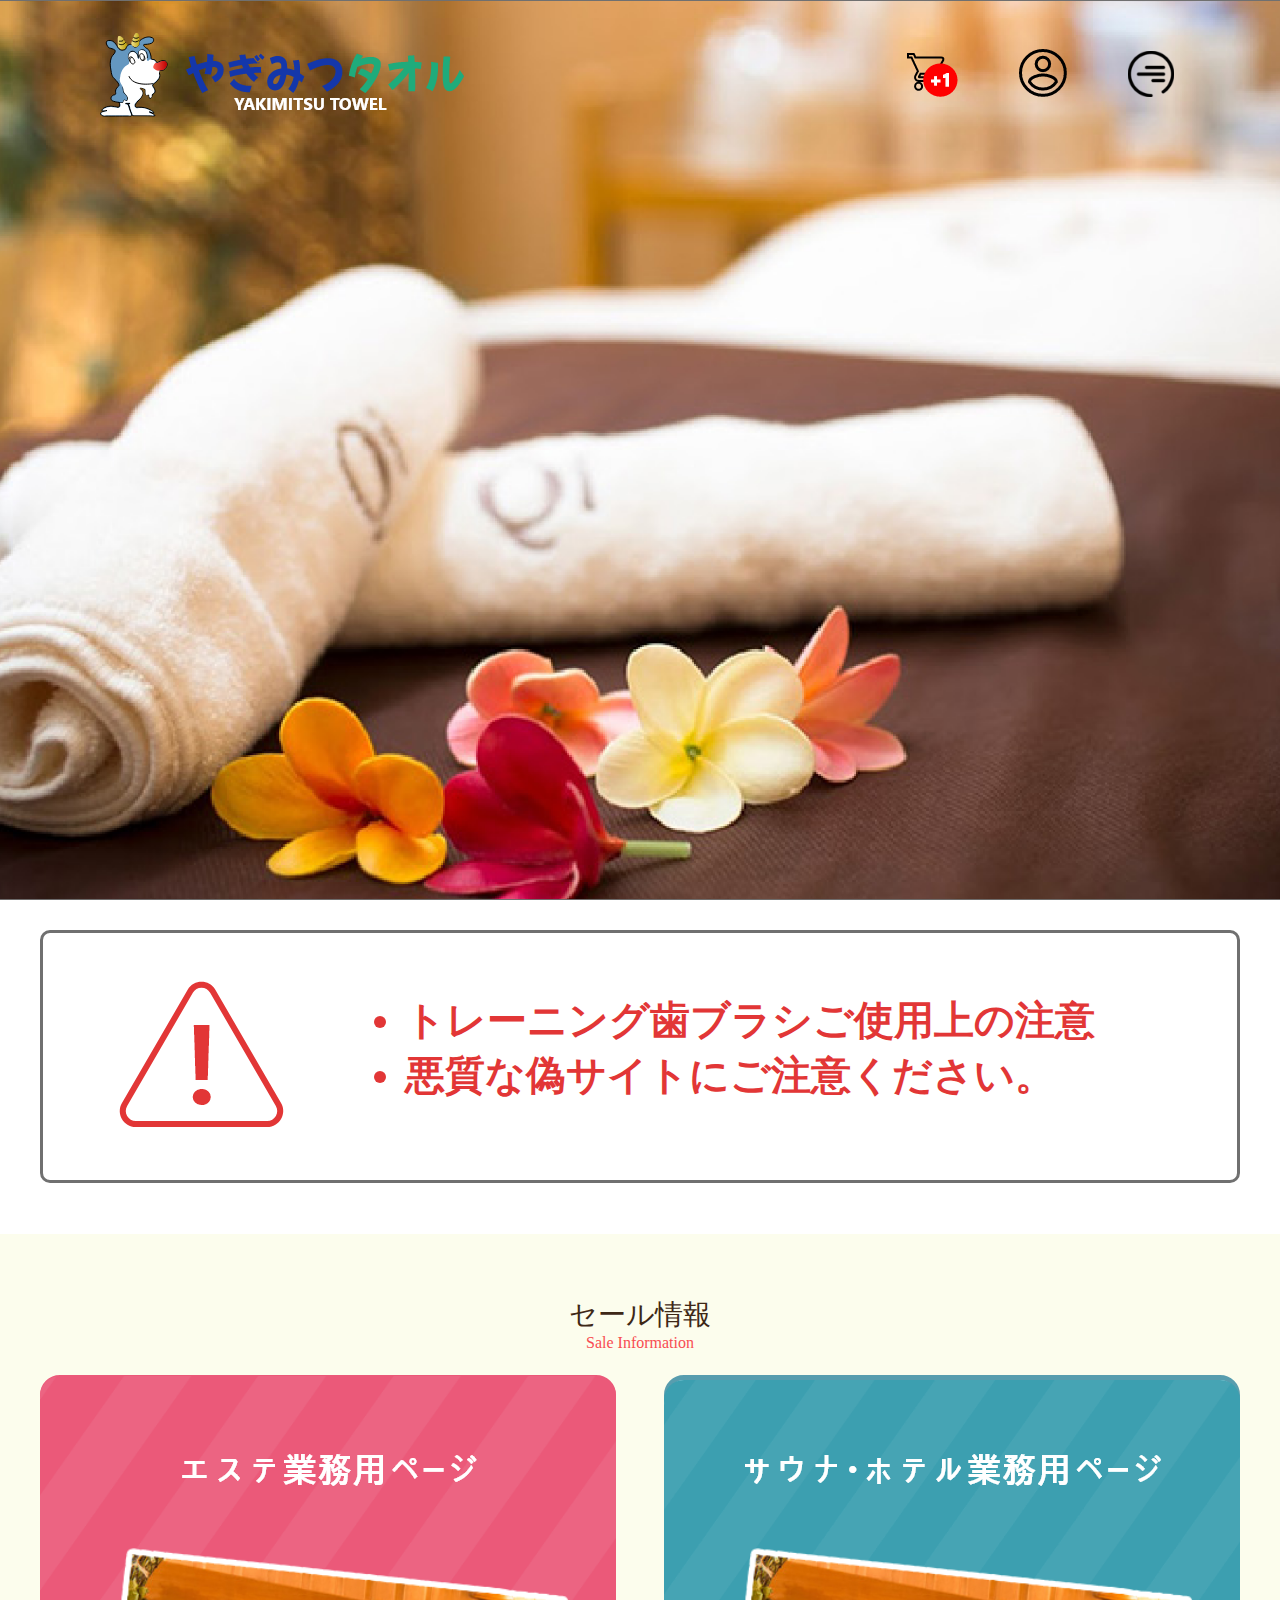
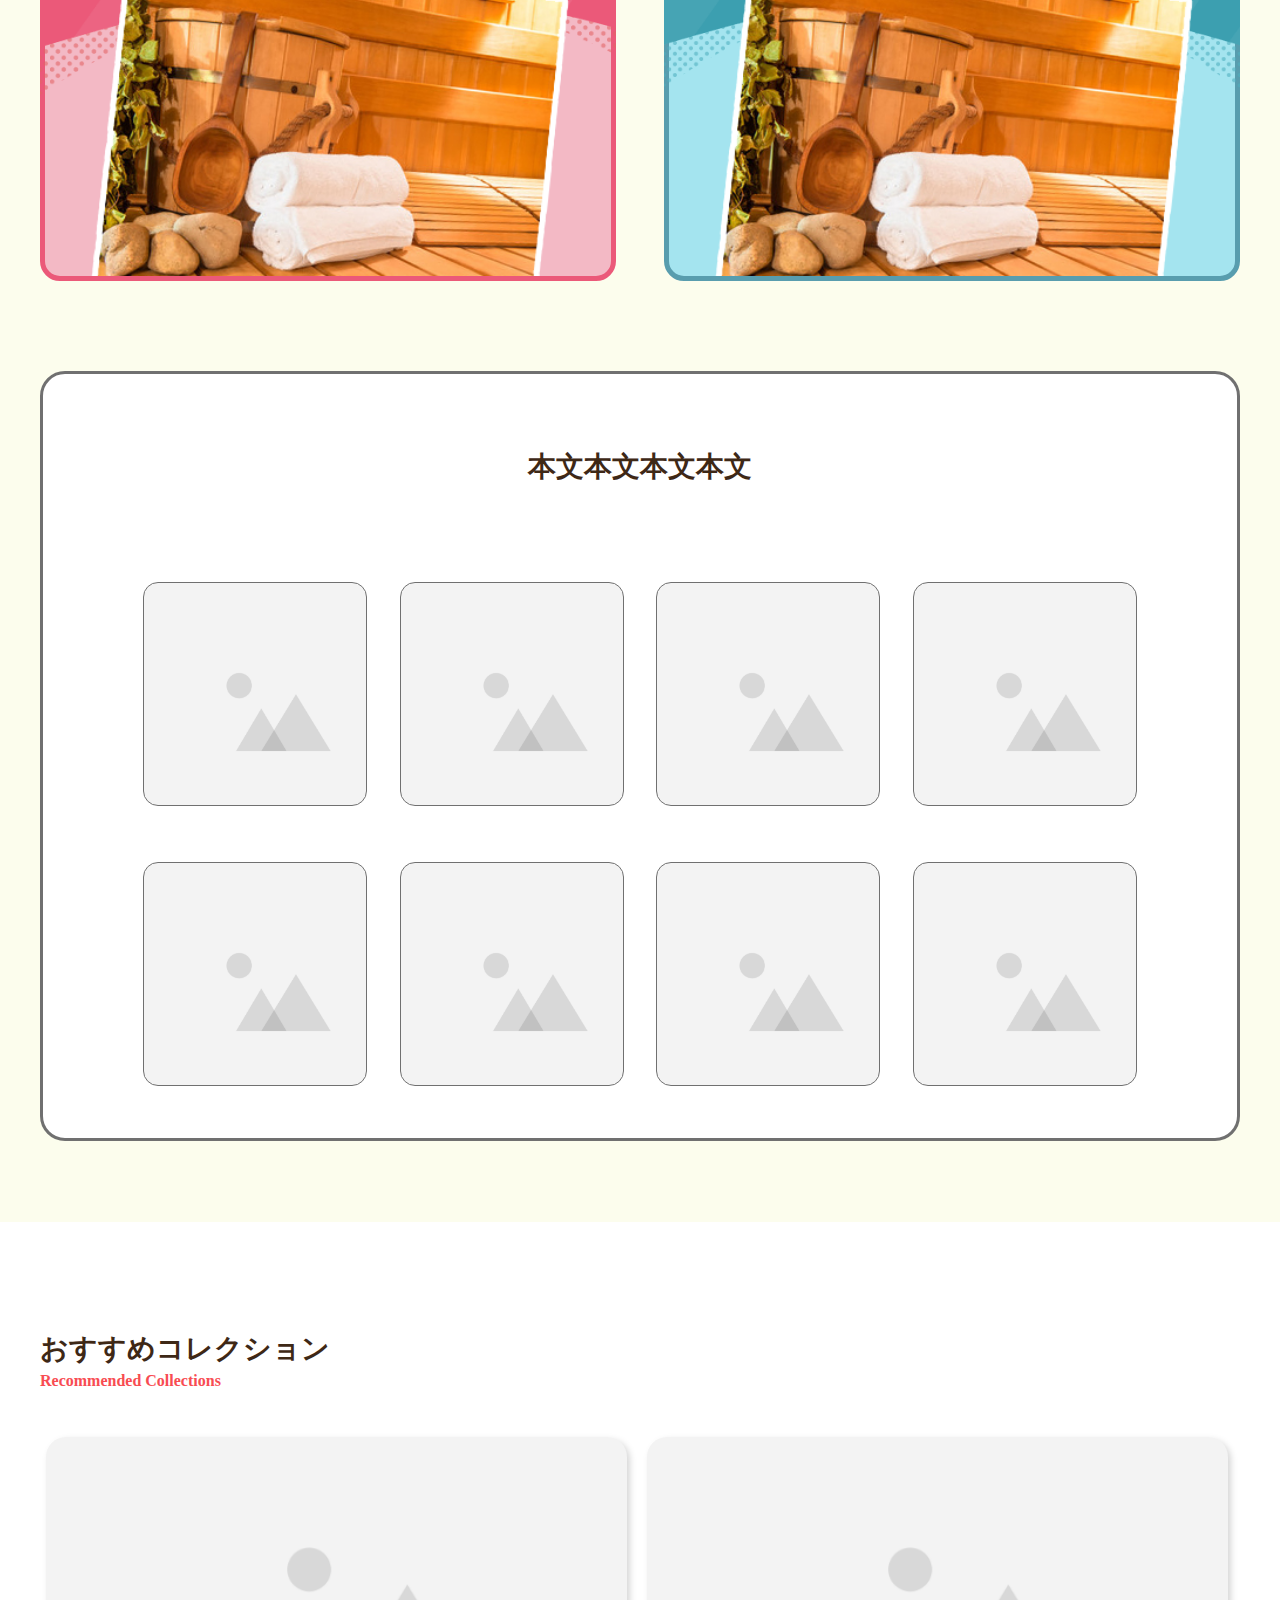
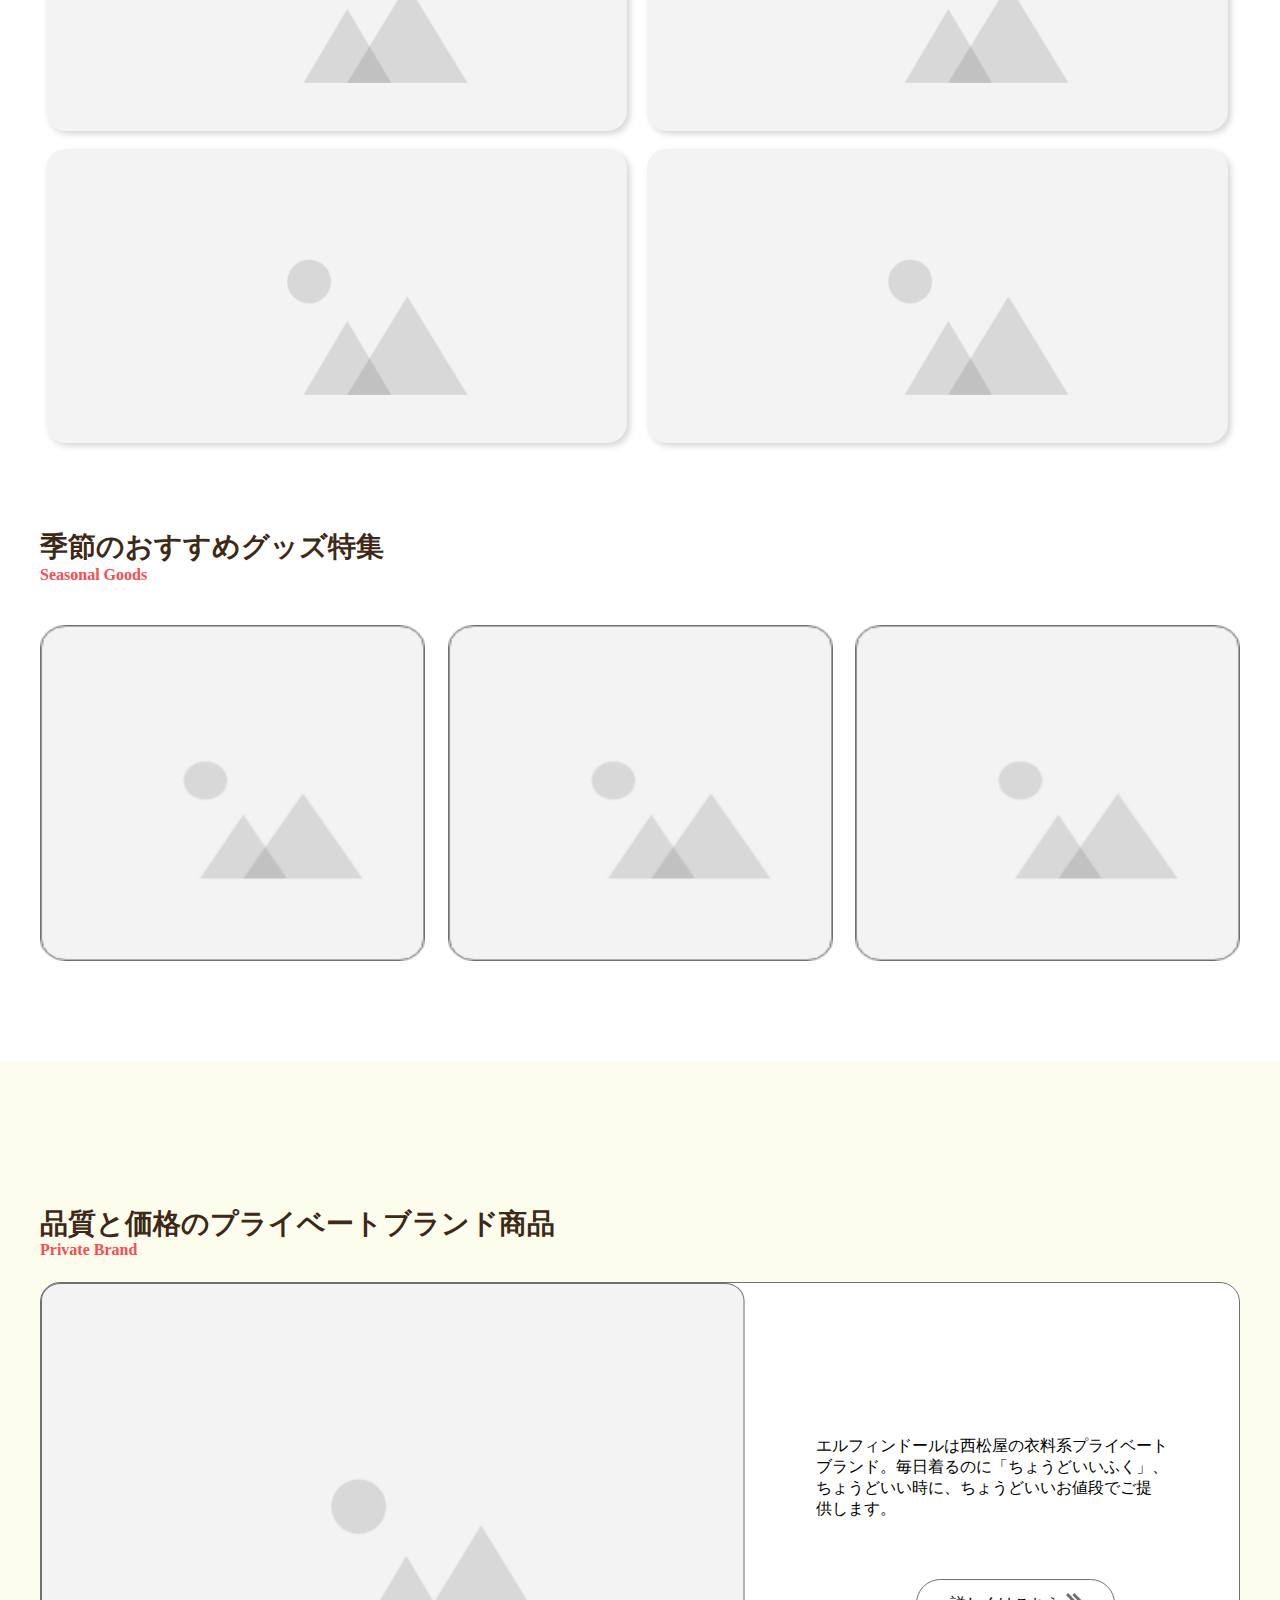
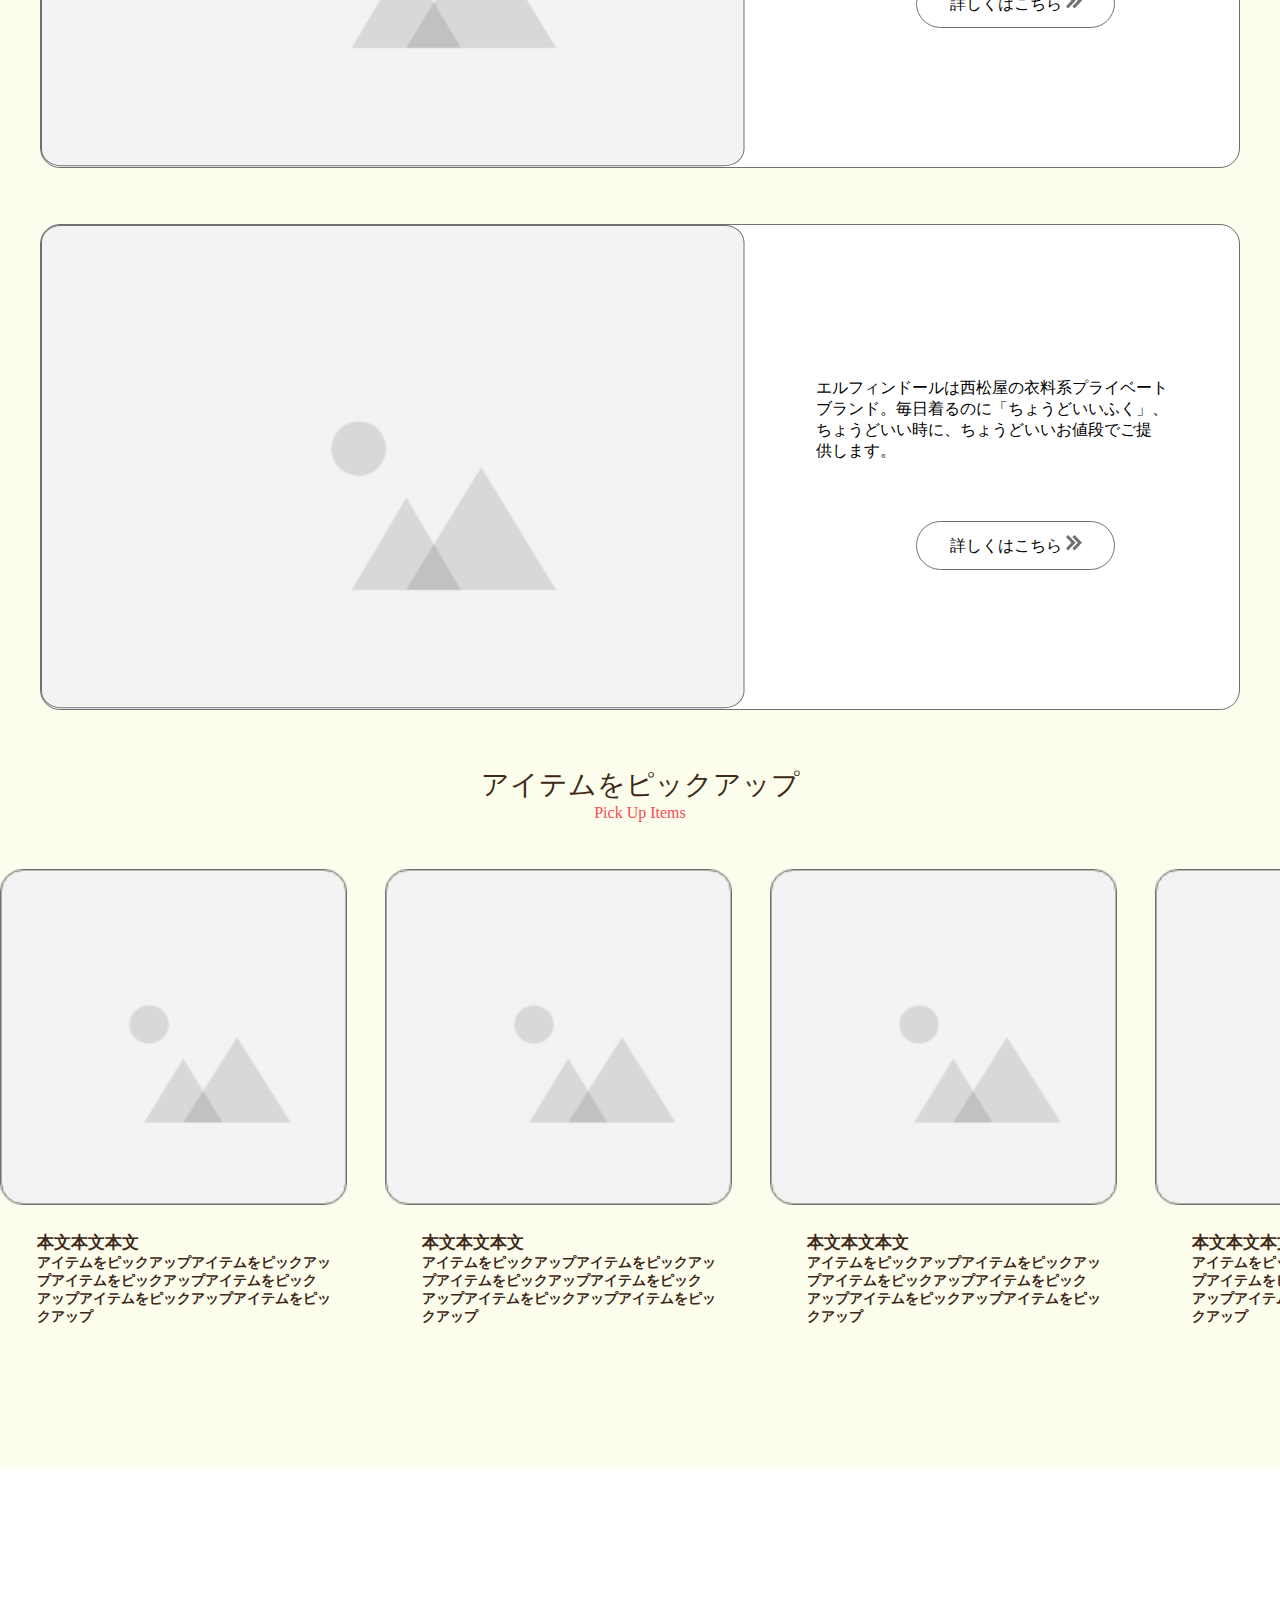
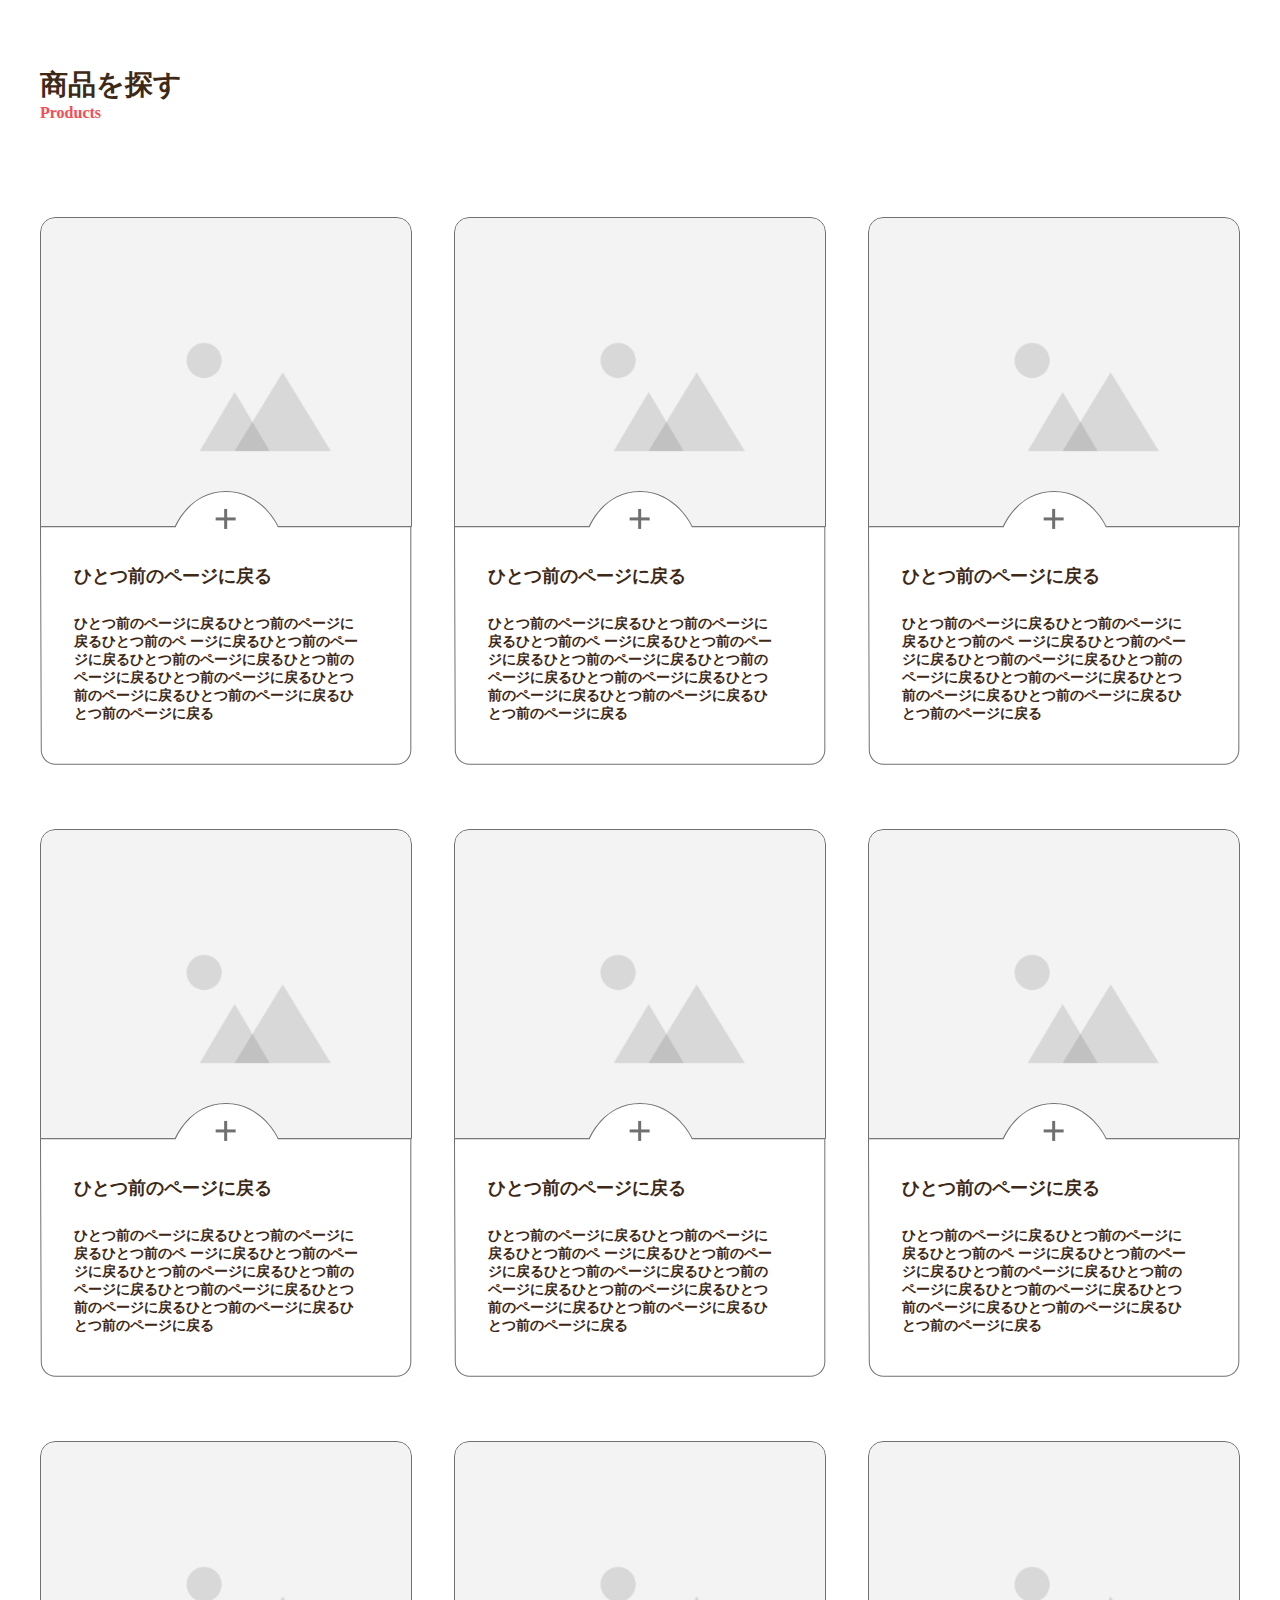
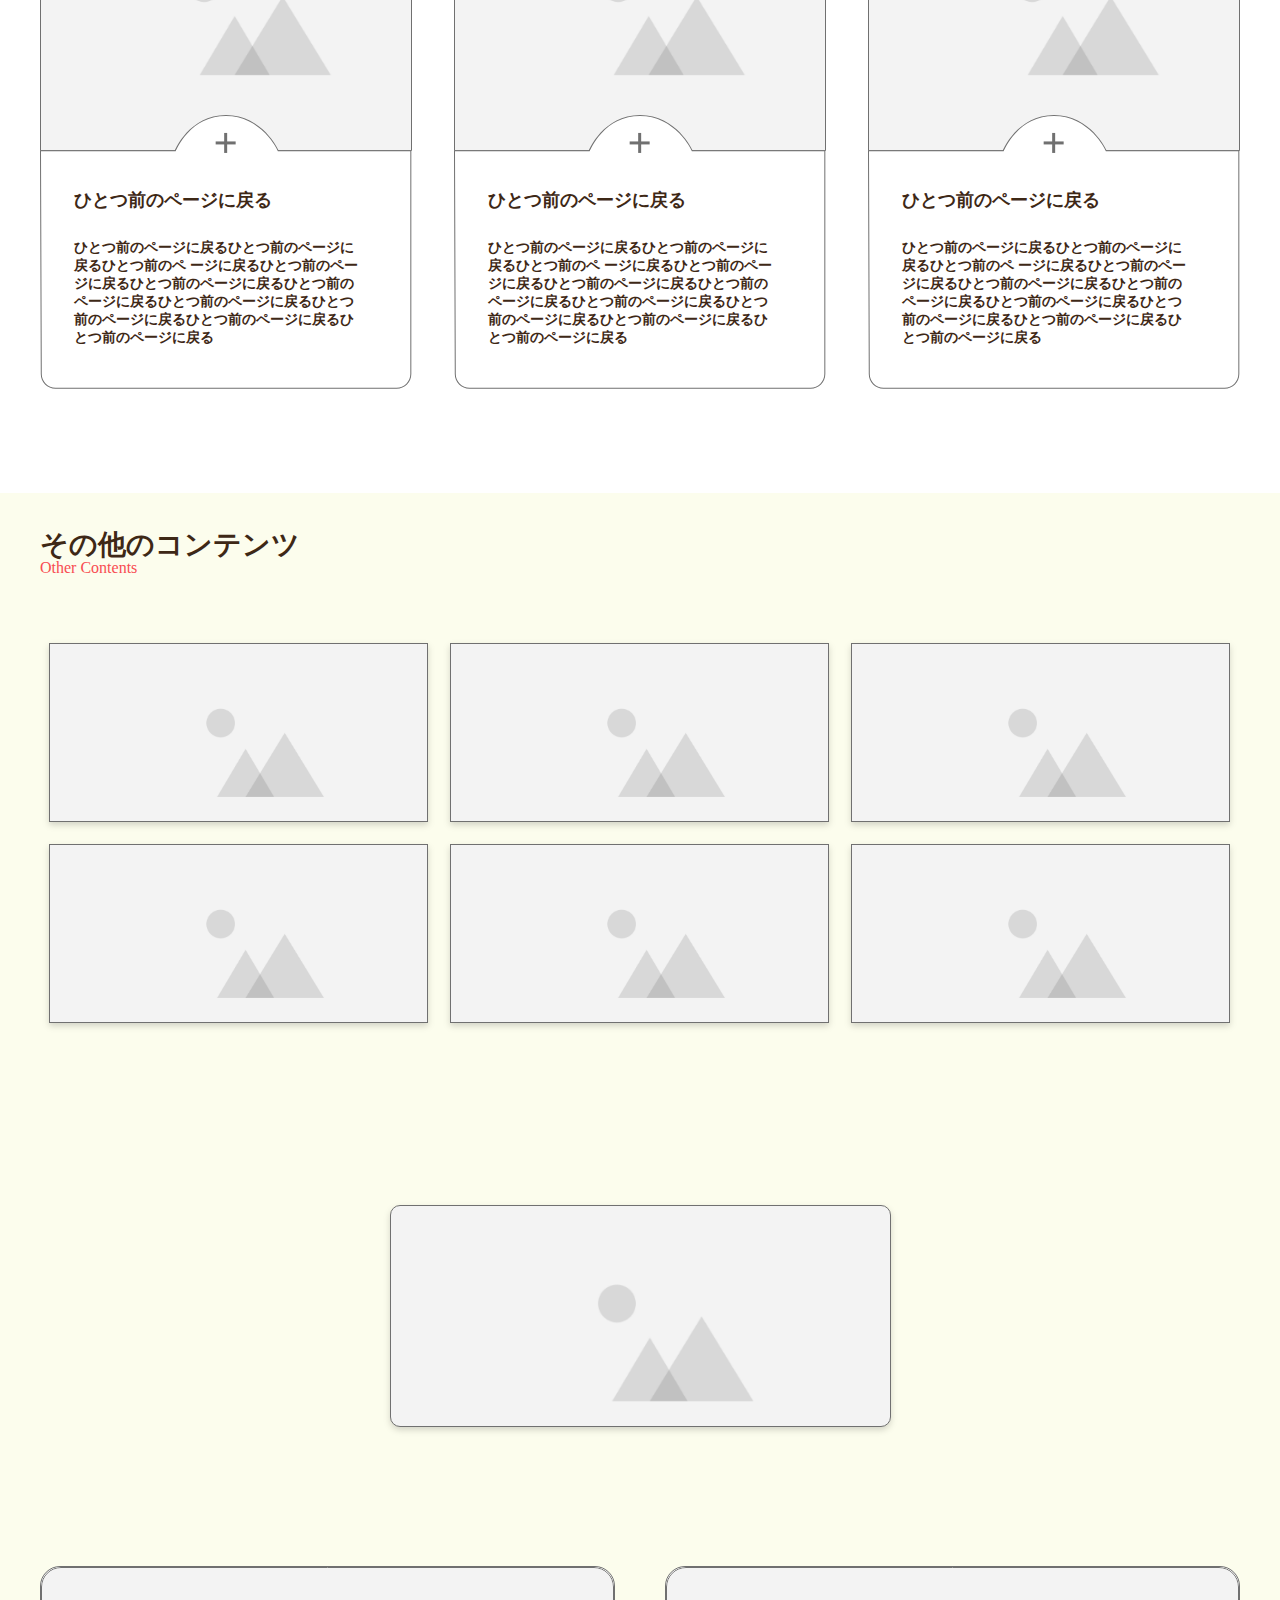
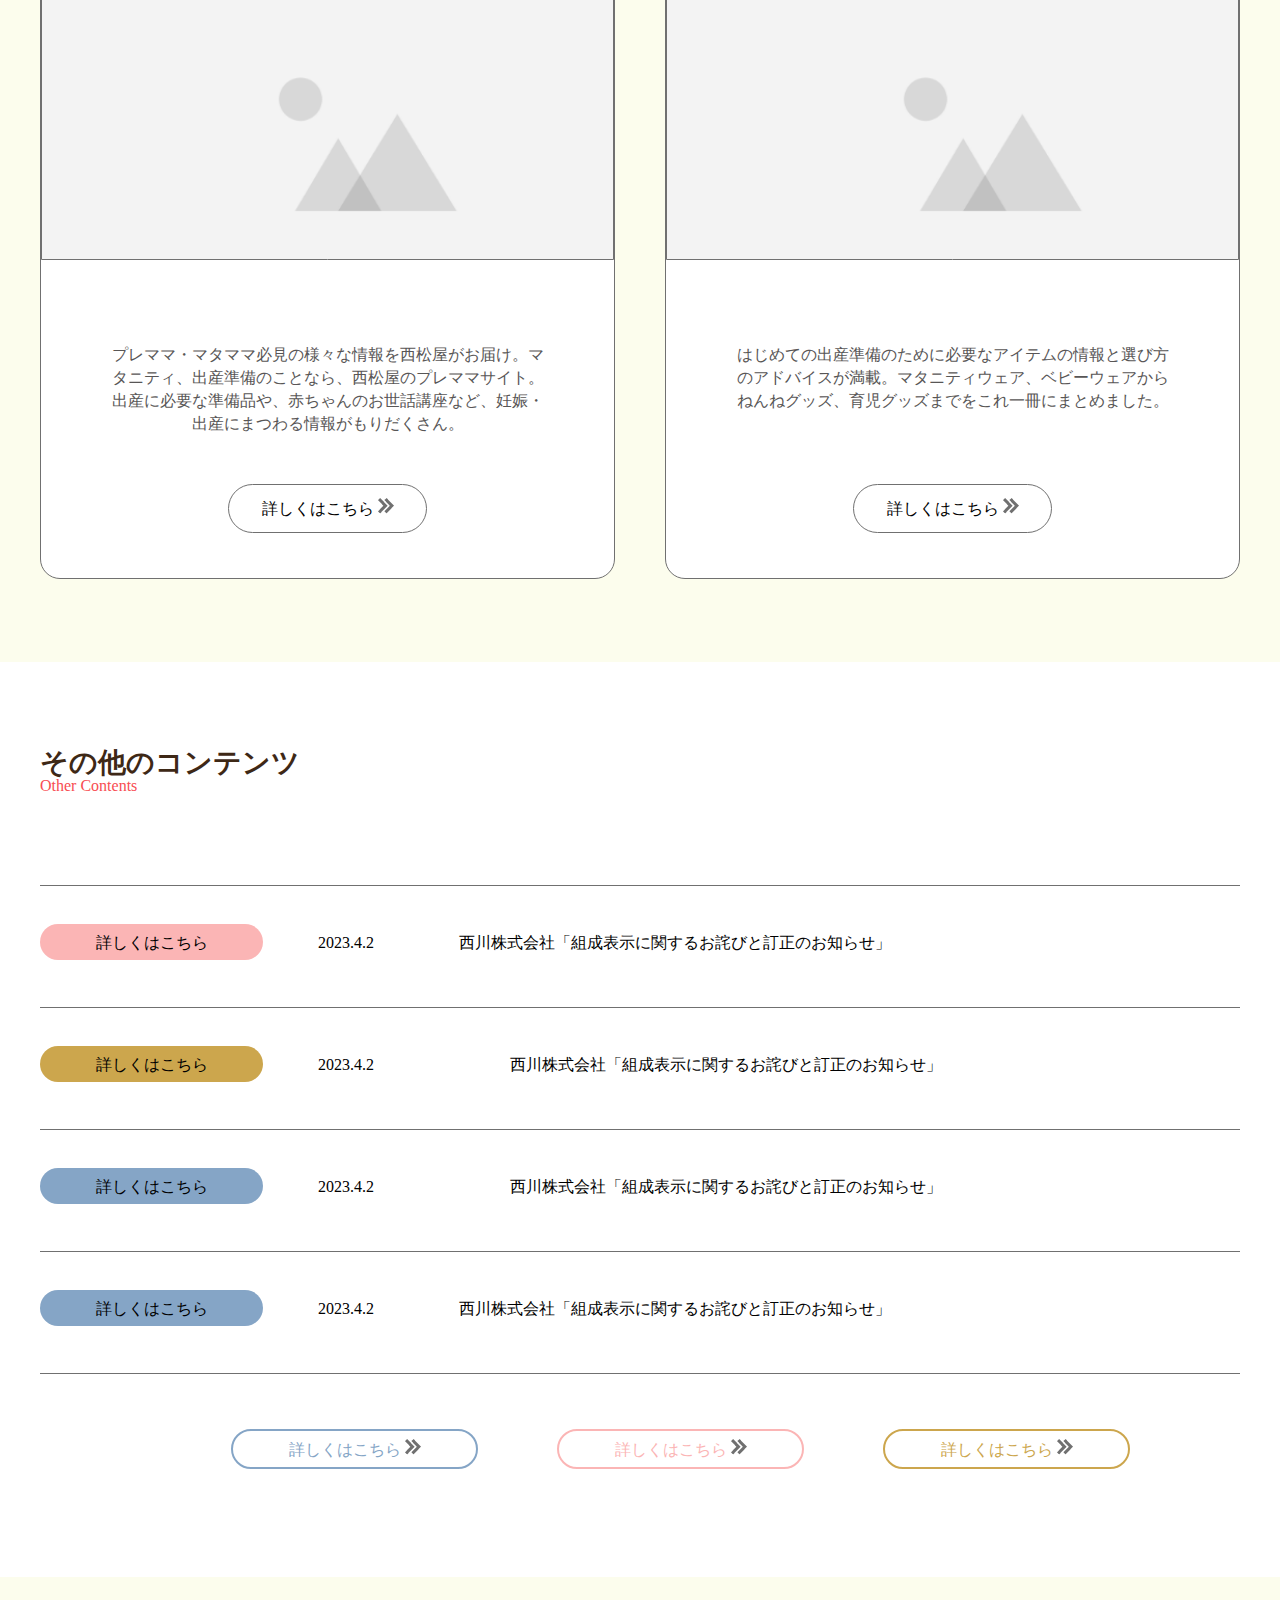
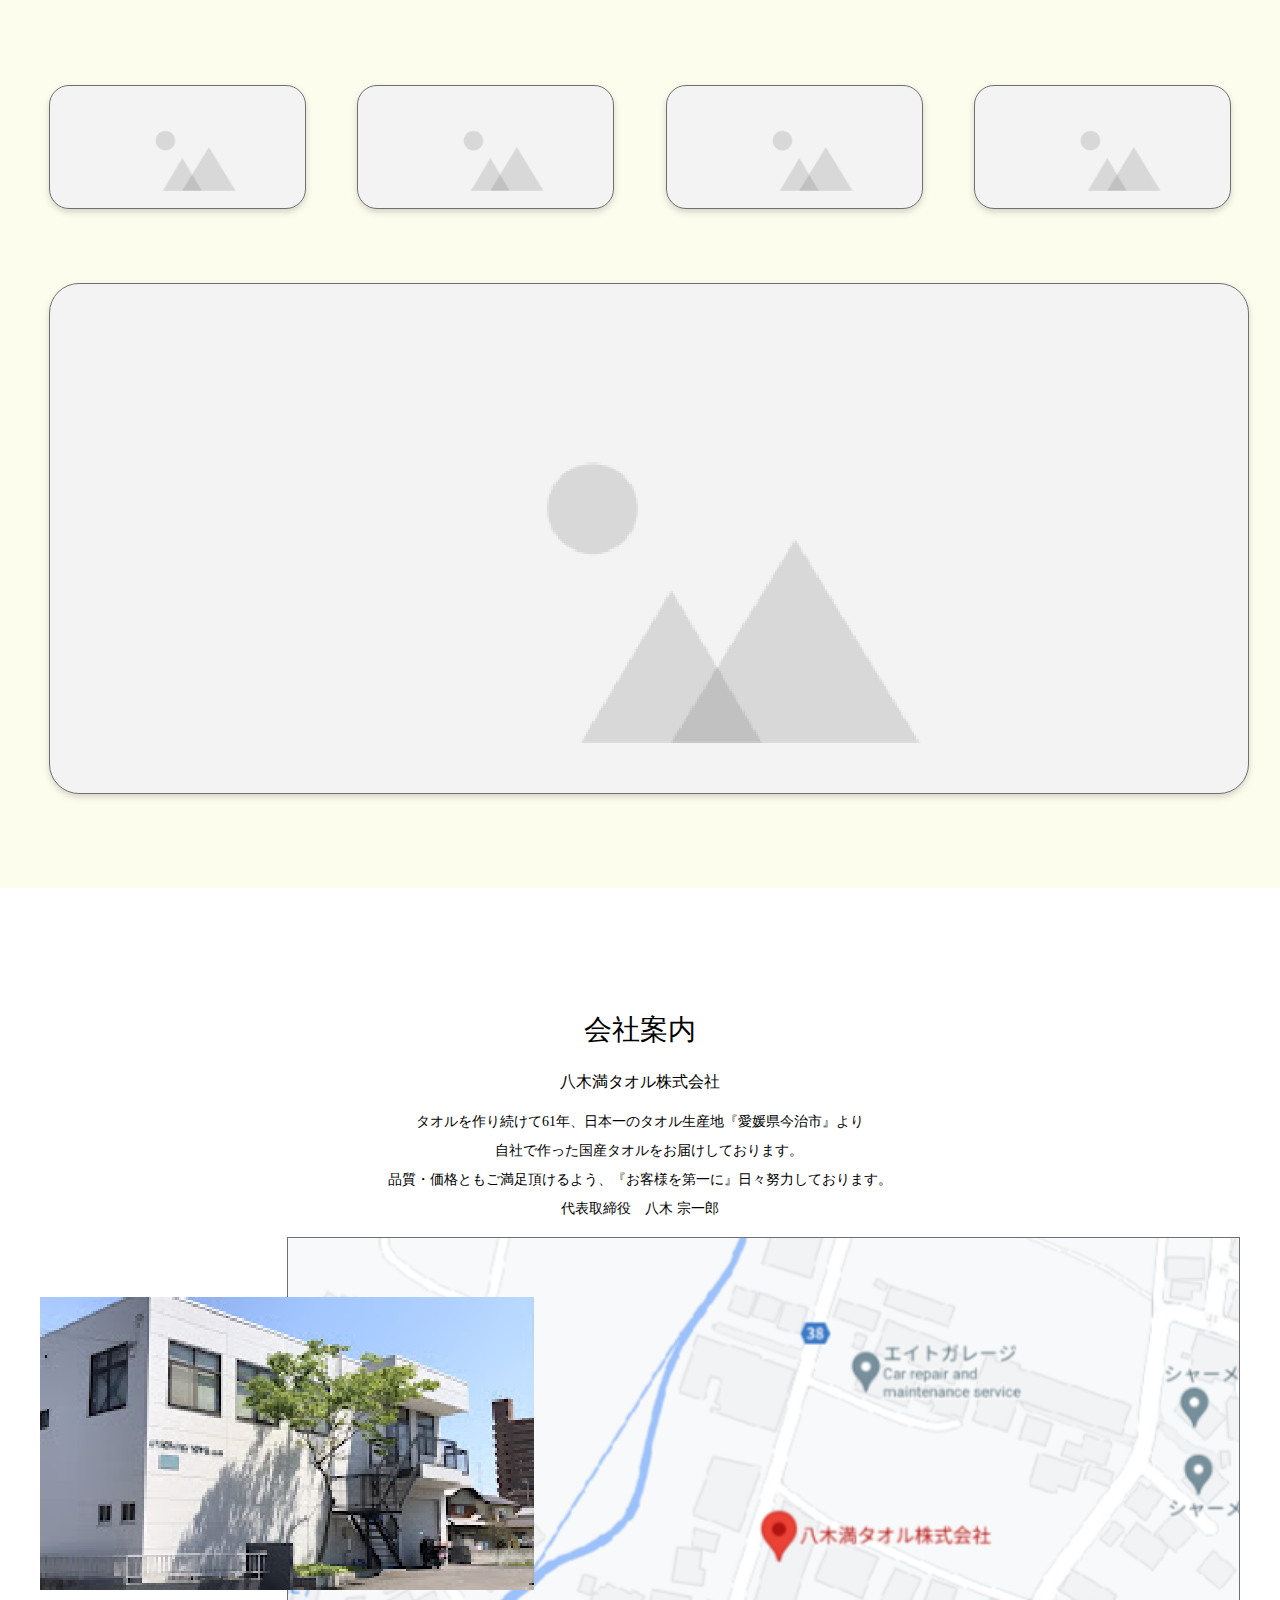
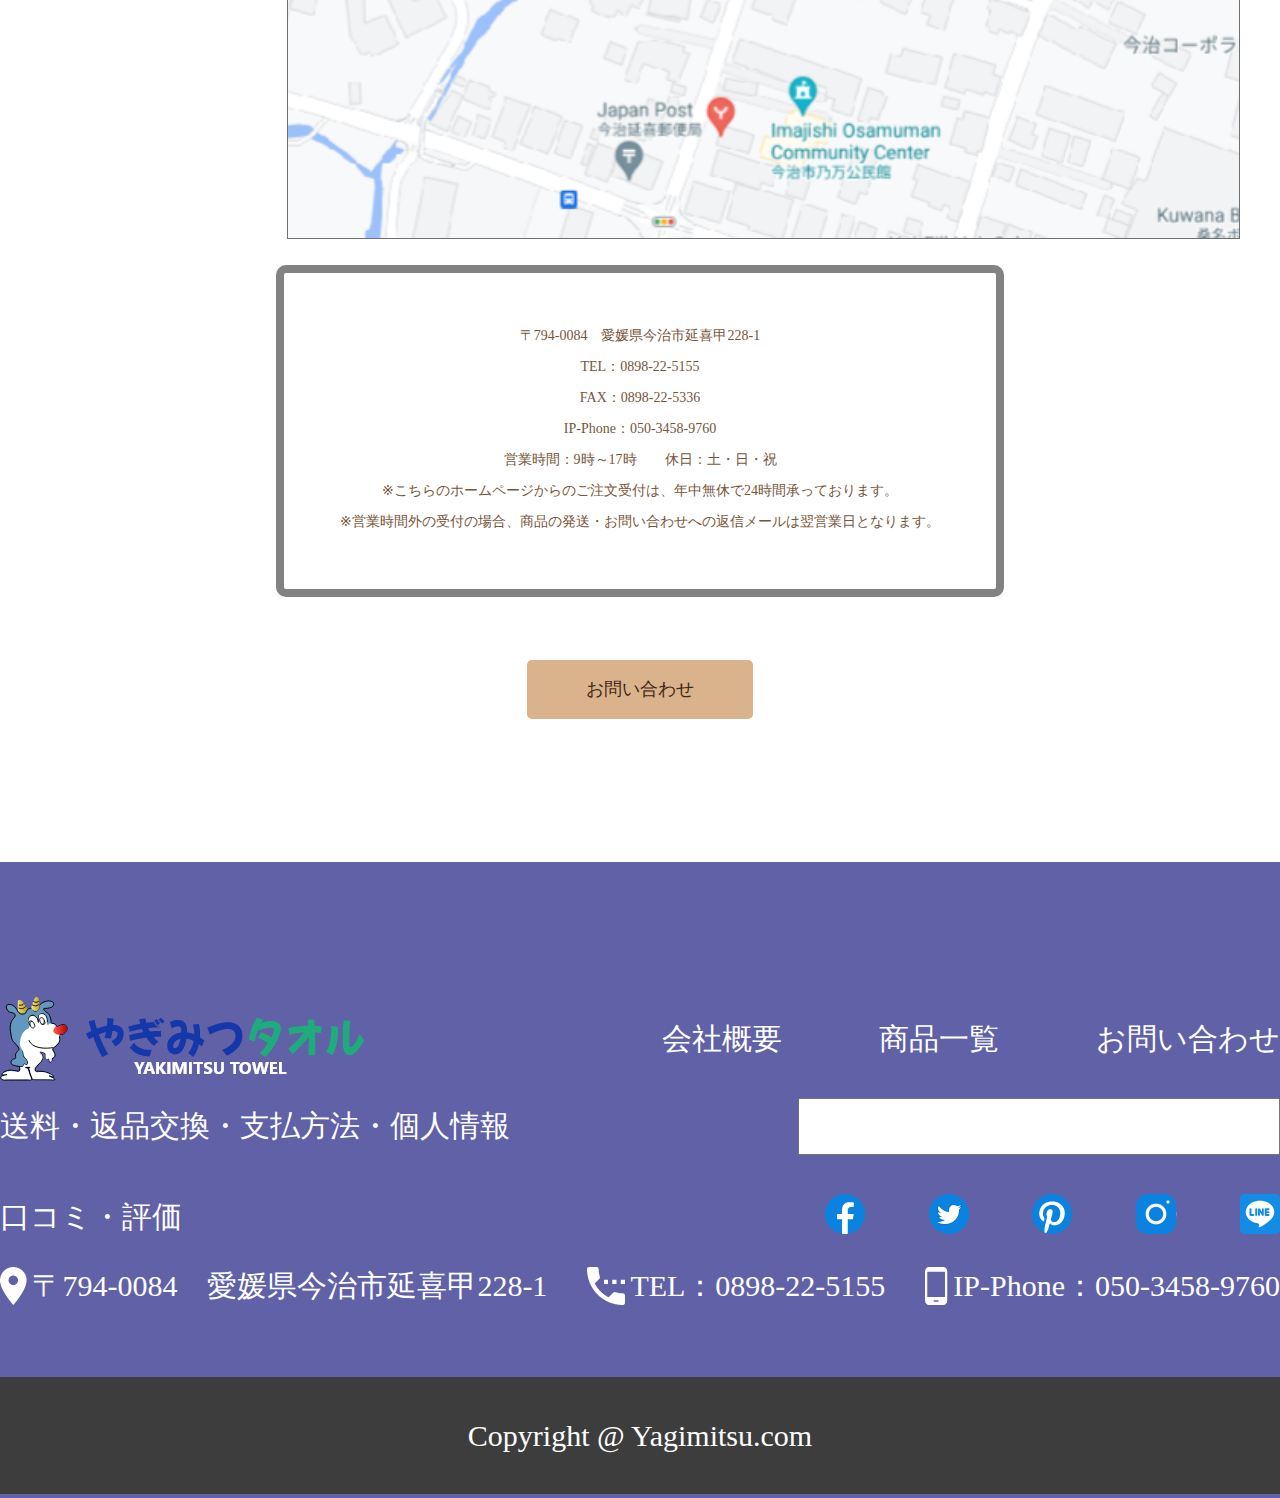
<file: index.html>
<!DOCTYPE html>
<html lang="en">

<head>
    <meta charset="UTF-8">
    <meta http-equiv="X-UA-Compatible" content="IE=edge">
    <meta name="viewport" content="width=device-width, initial-scale=1.0">
    <link rel="stylesheet" href="./assets/css/main.css">
    <link rel="stylesheet" href="./assets/css/font-awesome.css">
    <title>Document</title>
</head>

<body>
    <div class="header">
        <div class="header-top">
            <img src="./assets/img/logo.png">
            <div class="left-icon">
                <img src="./assets/img/basket.png">
                <img src="./assets/img/ic_account_circle_24px.png">
                <img src="./assets/img/Untitled-1.png">
            </div>
        </div>
    </div>
    <div class="section">
        <div class="container-a">
            <div class="section-top">
                <img src="./assets/img/Group 160.png">
                <ul>
                    <li>トレーニング歯ブラシご使用上の注意</li>
                    <li>悪質な偽サイトにご注意ください。</li>
                </ul>
            </div>
        </div>
        <div class="section-body">
            <div class="first">
                <div class="container-a">
                    <div class="font-lg">セール情報</div>
                    <div class="font-sm">Sale Information</div>
                    <div class="section-img">
                        <div class="right">
                            <img src="./assets/img/Group 162.png">
                            <div class="put-img1">
                                <img src="./assets/img/Sauna (c) Urheber kosmos111 Shutterstock_DL_PPT_0 copy.png">
                            </div>
                        </div>
                        <div class="left">
                            <img src="./assets/img/Group 163.png">
                            <div class="put-img2">
                                <img src="./assets/img/Sauna (c) Urheber kosmos111 Shutterstock_DL_PPT_0 copy.png">
                            </div>
                        </div>
                    </div>
                    <div class="section-img2">
                        <div class="font">本文本文本文本文</div>
                        <div class="top">
                            <img src="./assets/img/Placement Area.png">
                            <img src="./assets/img/Placement Area.png">
                            <img src="./assets/img/Placement Area.png">
                            <img src="./assets/img/Placement Area.png">
                        </div>
                        <div class="bottom">
                            <img src="./assets/img/Placement Area.png">
                            <img src="./assets/img/Placement Area.png">
                            <img src="./assets/img/Placement Area.png">
                            <img src="./assets/img/Placement Area.png">
                        </div>
                    </div>
                </div>
            </div>
            <div class="second">
                <div class="container-a">
                    <div class="font-a">おすすめコレクション</div>
                    <div class="font-b">Recommended Collections</div>
                    <div class="section-img-top">
                        <img src="./assets/img/Placement Area-ml.png">
                        <img src="./assets/img/Placement Area-ml.png">
                    </div>
                    <div class="section-img-middle">
                        <img src="./assets/img/Placement Area-ml.png">
                        <img src="./assets/img/Placement Area-ml.png">
                    </div>
                    <div class="font-c">季節のおすすめグッズ特集</div>
                    <div class="font-d">Seasonal Goods</div>
                    <div class="section-img-bottom">
                        <img src="./assets/img/Placement Area.png">
                        <img src="./assets/img/Placement Area.png">
                        <img src="./assets/img/Placement Area.png">
                    </div>
                </div>
            </div>
            <div class="third">
                <div class="container-a">
                    <div class="font-c">品質と価格のプライベートブランド商品</div>
                    <div class="font-b">Private Brand</div>
                    <div class="section-img">
                        <div class="top">
                            <img src="./assets/img/Placement Area-bg.png">
                            <div class="top-right">
                                <div class="title">
                                    エルフィンドールは西松屋の衣料系プライベート<br>
                                    ブランド。毎日着るのに「ちょうどいいふく」、<br>
                                    ちょうどいい時に、ちょうどいいお値段でご提<br>
                                    供します。
                                </div>
                                <span class="btn">
                                    詳しくはこちら
                                    <img src="./assets/img/Group 161.png">
                                </span>
                            </div>
                        </div>
                        <div class="top">
                            <img src="./assets/img/Placement Area-bg.png">
                            <div class="top-right">
                                <div class="title">
                                    エルフィンドールは西松屋の衣料系プライベート<br>
                                    ブランド。毎日着るのに「ちょうどいいふく」、<br>
                                    ちょうどいい時に、ちょうどいいお値段でご提<br>
                                    供します。
                                </div>
                                <span class="btn">
                                    詳しくはこちら
                                    <img src="./assets/img/Group 161.png">
                                </span>
                            </div>
                        </div>
                    </div>
                </div>
                <div class="font-lg">アイテムをピックアップ</div>
                <div class="font-sm">Pick Up Items</div>
                <div class="section-img1">
                    <div class="one">
                        <img src="./assets/img/Placement Area.png" alt="">
                        <div class="font">
                            <div class="lg">本文本文本文</div>
                            <div class="sm">アイテムをピックアップアイテムをピックアッ<br>
                                プアイテムをピックアップアイテムをピック<br>
                                アップアイテムをピックアップアイテムをピッ<br>
                                クアップ</div>
                        </div>
                    </div>
                    <div class="one">
                        <img src="./assets/img/Placement Area.png" alt="">
                        <div class="font">
                            <div class="lg">本文本文本文</div>
                            <div class="sm">アイテムをピックアップアイテムをピックアッ<br>
                                プアイテムをピックアップアイテムをピック<br>
                                アップアイテムをピックアップアイテムをピッ<br>
                                クアップ</div>
                        </div>
                    </div>
                    <div class="one">
                        <img src="./assets/img/Placement Area.png" alt="">
                        <div class="font">
                            <div class="lg">本文本文本文</div>
                            <div class="sm">アイテムをピックアップアイテムをピックアッ<br>
                                プアイテムをピックアップアイテムをピック<br>
                                アップアイテムをピックアップアイテムをピッ<br>
                                クアップ</div>
                        </div>
                    </div>
                    <div class="one">
                        <img src="./assets/img/Placement Area.png" alt="">
                        <div class="font">
                            <div class="lg">本文本文本文</div>
                            <div class="sm">アイテムをピックアップアイテムをピックアッ<br>
                                プアイテムをピックアップアイテムをピック<br>
                                アップアイテムをピックアップアイテムをピッ<br>
                                クアップ</div>
                        </div>
                    </div>
                    <div class="one">
                        <img src="./assets/img/Placement Area.png" alt="">
                        <div class="font">
                            <div class="lg">本文本文本文</div>
                            <div class="sm">アイテムをピックアップアイテムをピックアッ<br>
                                プアイテムをピックアップアイテムをピック<br>
                                アップアイテムをピックアップアイテムをピッ<br>
                                クアップ</div>
                        </div>
                    </div>
                    <div class="one">
                        <img src="./assets/img/Placement Area.png" alt="">
                        <div class="font">
                            <div class="lg">本文本文本文</div>
                            <div class="sm">アイテムをピックアップアイテムをピックアッ<br>
                                プアイテムをピックアップアイテムをピック<br>
                                アップアイテムをピックアップアイテムをピッ<br>
                                クアップ</div>
                        </div>
                    </div>
                </div>
            </div>
            <div class="forth">
                <div class="container-a">
                    <div class="font-c">商品を探す</div>
                    <div class="font-d">Products</div>
                    <div class="section-img">
                        <div class="one">
                            <img src="./assets/img/Placement Area-card.png">
                            <div class="card">
                                <img src="./assets/img/Group 144.png">
                                <div class="font">
                                    <div class="font-r">ひとつ前のページに戻る</div>
                                    <div class="font-s">
                                        ひとつ前のページに戻るひとつ前のページに<br>
                                        戻るひとつ前のペ ージに戻るひとつ前のペー<br>
                                        ジに戻るひとつ前のページに戻るひとつ前の <br>
                                        ページに戻るひとつ前のページに戻るひとつ<br>
                                        前のページに戻るひとつ前のページに戻るひ<br>
                                        とつ前のページに戻る
                                    </div>
                                </div>
                            </div>
                        </div>
                        <div class="one">
                            <img src="./assets/img/Placement Area-card.png">
                            <div class="card">
                                <img src="./assets/img/Group 144.png">
                                <div class="font">
                                    <div class="font-r">ひとつ前のページに戻る</div>
                                    <div class="font-s">
                                        ひとつ前のページに戻るひとつ前のページに<br>
                                        戻るひとつ前のペ ージに戻るひとつ前のペー<br>
                                        ジに戻るひとつ前のページに戻るひとつ前の <br>
                                        ページに戻るひとつ前のページに戻るひとつ<br>
                                        前のページに戻るひとつ前のページに戻るひ<br>
                                        とつ前のページに戻る
                                    </div>
                                </div>
                            </div>
                        </div>
                        <div class="one">
                            <img src="./assets/img/Placement Area-card.png">
                            <div class="card">
                                <img src="./assets/img/Group 144.png">
                                <div class="font">
                                    <div class="font-r">ひとつ前のページに戻る</div>
                                    <div class="font-s">
                                        ひとつ前のページに戻るひとつ前のページに<br>
                                        戻るひとつ前のペ ージに戻るひとつ前のペー<br>
                                        ジに戻るひとつ前のページに戻るひとつ前の <br>
                                        ページに戻るひとつ前のページに戻るひとつ<br>
                                        前のページに戻るひとつ前のページに戻るひ<br>
                                        とつ前のページに戻る
                                    </div>
                                </div>
                            </div>
                        </div>
                    </div>
                    <div class="section-img">
                        <div class="one">
                            <img src="./assets/img/Placement Area-card.png">
                            <div class="card">
                                <img src="./assets/img/Group 144.png">
                                <div class="font">
                                    <div class="font-r">ひとつ前のページに戻る</div>
                                    <div class="font-s">
                                        ひとつ前のページに戻るひとつ前のページに<br>
                                        戻るひとつ前のペ ージに戻るひとつ前のペー<br>
                                        ジに戻るひとつ前のページに戻るひとつ前の <br>
                                        ページに戻るひとつ前のページに戻るひとつ<br>
                                        前のページに戻るひとつ前のページに戻るひ<br>
                                        とつ前のページに戻る
                                    </div>
                                </div>
                            </div>
                        </div>
                        <div class="one">
                            <img src="./assets/img/Placement Area-card.png">
                            <div class="card">
                                <img src="./assets/img/Group 144.png">
                                <div class="font">
                                    <div class="font-r">ひとつ前のページに戻る</div>
                                    <div class="font-s">
                                        ひとつ前のページに戻るひとつ前のページに<br>
                                        戻るひとつ前のペ ージに戻るひとつ前のペー<br>
                                        ジに戻るひとつ前のページに戻るひとつ前の <br>
                                        ページに戻るひとつ前のページに戻るひとつ<br>
                                        前のページに戻るひとつ前のページに戻るひ<br>
                                        とつ前のページに戻る
                                    </div>
                                </div>
                            </div>
                        </div>
                        <div class="one">
                            <img src="./assets/img/Placement Area-card.png">
                            <div class="card">
                                <img src="./assets/img/Group 144.png">
                                <div class="font">
                                    <div class="font-r">ひとつ前のページに戻る</div>
                                    <div class="font-s">
                                        ひとつ前のページに戻るひとつ前のページに<br>
                                        戻るひとつ前のペ ージに戻るひとつ前のペー<br>
                                        ジに戻るひとつ前のページに戻るひとつ前の <br>
                                        ページに戻るひとつ前のページに戻るひとつ<br>
                                        前のページに戻るひとつ前のページに戻るひ<br>
                                        とつ前のページに戻る
                                    </div>
                                </div>
                            </div>
                        </div>
                    </div>
                    <div class="section-img">
                        <div class="one">
                            <img src="./assets/img/Placement Area-card.png">
                            <div class="card">
                                <img src="./assets/img/Group 144.png">
                                <div class="font">
                                    <div class="font-r">ひとつ前のページに戻る</div>
                                    <div class="font-s">
                                        ひとつ前のページに戻るひとつ前のページに<br>
                                        戻るひとつ前のペ ージに戻るひとつ前のペー<br>
                                        ジに戻るひとつ前のページに戻るひとつ前の <br>
                                        ページに戻るひとつ前のページに戻るひとつ<br>
                                        前のページに戻るひとつ前のページに戻るひ<br>
                                        とつ前のページに戻る
                                    </div>
                                </div>
                            </div>
                        </div>
                        <div class="one">
                            <img src="./assets/img/Placement Area-card.png">
                            <div class="card">
                                <img src="./assets/img/Group 144.png">
                                <div class="font">
                                    <div class="font-r">ひとつ前のページに戻る</div>
                                    <div class="font-s">
                                        ひとつ前のページに戻るひとつ前のページに<br>
                                        戻るひとつ前のペ ージに戻るひとつ前のペー<br>
                                        ジに戻るひとつ前のページに戻るひとつ前の <br>
                                        ページに戻るひとつ前のページに戻るひとつ<br>
                                        前のページに戻るひとつ前のページに戻るひ<br>
                                        とつ前のページに戻る
                                    </div>
                                </div>
                            </div>
                        </div>
                        <div class="one">
                            <img src="./assets/img/Placement Area-card.png">
                            <div class="card">
                                <img src="./assets/img/Group 144.png">
                                <div class="font">
                                    <div class="font-r">ひとつ前のページに戻る</div>
                                    <div class="font-s">
                                        ひとつ前のページに戻るひとつ前のページに<br>
                                        戻るひとつ前のペ ージに戻るひとつ前のペー<br>
                                        ジに戻るひとつ前のページに戻るひとつ前の <br>
                                        ページに戻るひとつ前のページに戻るひとつ<br>
                                        前のページに戻るひとつ前のページに戻るひ<br>
                                        とつ前のページに戻る
                                    </div>
                                </div>
                            </div>
                        </div>
                    </div>
                </div>
            </div>
            <div class="five">
                <div class="container-a">
                    <div class="font-c">その他のコンテンツ</div>
                    <div class="font-sm">Other Contents</div>
                    <div class="section-img">
                        <div class="top">
                            <img src="./assets/img/Placement Area-f-top.png">
                            <img src="./assets/img/Placement Area-f-top.png">
                            <img src="./assets/img/Placement Area-f-top.png">
                        </div>
                        <div class="top">
                            <img src="./assets/img/Placement Area-f-top.png">
                            <img src="./assets/img/Placement Area-f-top.png">
                            <img src="./assets/img/Placement Area-f-top.png">
                        </div>
                    </div>
                    <div class="section-img-m">
                        <img src="./assets/img/Placement Area-f-m.png">
                    </div>
                    <div class="section-img-b">
                        <div class="one">
                            <img src="./assets/img/Placement Area-f-b.png">
                            <div class="text">
                                <div class="font-right">
                                    プレママ・マタママ必見の様々な情報を西松屋がお届け。マ<br>
                                    タニティ、出産準備のことなら、西松屋のプレママサイト。<br>
                                    出産に必要な準備品や、赤ちゃんのお世話講座など、妊娠・<br>
                                    出産にまつわる情報がもりだくさん。
                                </div>
                                <span class="btn">
                                    詳しくはこちら
                                    <img src="./assets/img/Group 161.png">
                                </span>
                            </div>
                        </div>
                        <div class="one">
                            <img src="./assets/img/Placement Area-f-b.png">
                            <div class="text">
                                <div class="font-right pb">
                                    はじめての出産準備のために必要なアイテムの情報と選び方<br>
                                    のアドバイスが満載。マタニティウェア、ベビーウェアから<br>
                                    ねんねグッズ、育児グッズまでをこれ一冊にまとめました。
                                </div>
                                <span class="btn">
                                    詳しくはこちら
                                    <img src="./assets/img/Group 161.png">
                                </span>
                            </div>
                        </div>
                    </div>
                </div>
            </div>
            <div class="six">
                <div class="container-a">
                    <div class="font-c">その他のコンテンツ</div>
                    <div class="font-sm">Other Contents</div>
                    <div class="six-body">
                        <div class="fir col line">
                            <span class="six-btn">詳しくはこちら</span>
                            <span class="date">2023.4.2</span>
                            <span>西川株式会社「組成表示に関するお詫びと訂正のお知らせ」</span>
                        </div>
                        <div class="sec col line">
                            <span class="six-btn">詳しくはこちら</span>
                            <span class="date">2023.4.2</span>
                            <span class="date">西川株式会社「組成表示に関するお詫びと訂正のお知らせ」</span>
                        </div>
                        <div class="thi col line">
                            <span class="six-btn">詳しくはこちら</span>
                            <span class="date">2023.4.2</span>
                            <span class="date">西川株式会社「組成表示に関するお詫びと訂正のお知らせ」</span>
                        </div>
                        <div class="fou col line">
                            <span class="six-btn">詳しくはこちら</span>
                            <span class="date">2023.4.2</span>
                            <span>西川株式会社「組成表示に関するお詫びと訂正のお知らせ」</span>
                        </div>
                    </div>
                    <div class="six-footer">
                        <div class="six-footer-one">
                            <span class="six-f-btn c-1">詳しくはこちら
                                <img src="./assets/img/Group 161.png">
                            </span>
                        </div>
                        <div class="six-footer-one">
                            <span class="six-f-btn c-2">詳しくはこちら
                                <img src="./assets/img/Group 161.png">
                            </span>
                        </div>
                        <div class="six-footer-one">
                            <span class="six-f-btn c-3">詳しくはこちら
                                <img src="./assets/img/Group 161.png">
                            </span>
                        </div>
                    </div>
                </div>
            </div>
            <div class="seven">
                <div class="container-a">
                    <div class="seven-section-top">
                        <img src="./assets/img/Placement Area-m.png">
                        <img src="./assets/img/Placement Area-m.png">
                        <img src="./assets/img/Placement Area-m.png">
                        <img src="./assets/img/Placement Area-m.png">
                    </div>
                    <img src="./assets/img/Placement Area-bg-lg.png">
                </div>
            </div>
            <div class="eight">
                <div class="container-a">
                    <div class="section-title">
                        <div class="section-font">会社案内</div>
                        <div class="section-font-m">八木満タオル株式会社<br></h4>
                            <p>
                                タオルを作り続けて61年、日本一のタオル生産地『愛媛県今治市』より<br>
                                　 自社で作った国産タオルをお届けしております。<br>
                                品質・価格ともご満足頂けるよう、『お客様を第一に』日々努力しております。<br>
                                代表取締役　八木 宗一郎
                            </p>
                        </div>
                        <div class="row">
                            <div class="map">
                                <img src="./assets/img/2023-04-01_203755.png" alt="">
                            </div>
                            <div class="company-img">
                                <img src="./assets/img/NoPath - Copy (6).png" alt="">
                            </div>
                        </div>
                        <div class="section-footer">
                            <p>
                                〒794-0084　愛媛県今治市延喜甲228-1 <br>
                                TEL：0898-22-5155　 <br>
                                FAX：0898-22-5336　 <br>
                                IP-Phone：050-3458-9760 <br>
                                営業時間：9時～17時　　休日：土・日・祝 <br>
                                ※こちらのホームページからのご注文受付は、年中無休で24時間承っております。<br>
                                ※営業時間外の受付の場合、商品の発送・お問い合わせへの返信メールは翌営業日となります。<br>
                            </p>
                        </div>
                        <div class="section-btn">
                            <span>お問い合わせ</span>
                        </div>
                    </div>
                </div>
            </div>
        </div>
    </div>
    <div class="footer">
        <div class="container-b">
            <div class="footer-top">
                <img src="./assets/img/logo.png">
                <div class="font">
                    <div>会社概要</div>
                    <div>商品一覧</div>
                    <div>お問い合わせ</div>
                </div>
            </div>
            <div class="footer-section">
                <div>送料・返品交換・支払方法・個人情報</div>
                <input type="text">
            </div>
            <div class="footer-section-link">
                <div>口コミ・評価</div>
                <div class="icon">
                    <img src="./assets/img/icons8-facebook-240.png">
                    <img src="./assets/img/icons8-twitter-circled.png">
                    <img src="./assets/img/icons8-pinterest (1).png">
                    <img src="./assets/img/Group 132.png">
                    <img src="./assets/img/Group 133.png">
                </div>
            </div>
            <div class="footer-section-tel">
                <div>
                    <img src="./assets/img/ic_place_24px.png">
                    <span>〒794-0084　愛媛県今治市延喜甲228-1</span>
                </div>
                <div>
                    <img src="./assets/img/ic_settings_phone_24px.png">
                    <span>TEL：0898-22-5155</span>
                </div>
                <div>
                    <img src="./assets/img/ic_tablet_android_24px.png">
                    <span>IP-Phone：050-3458-9760</span>
                </div>
            </div>
        </div>
        <div class="footer-bar">Copyright @ Yagimitsu.com</div>
    </div>
</body>

</html>
</file>
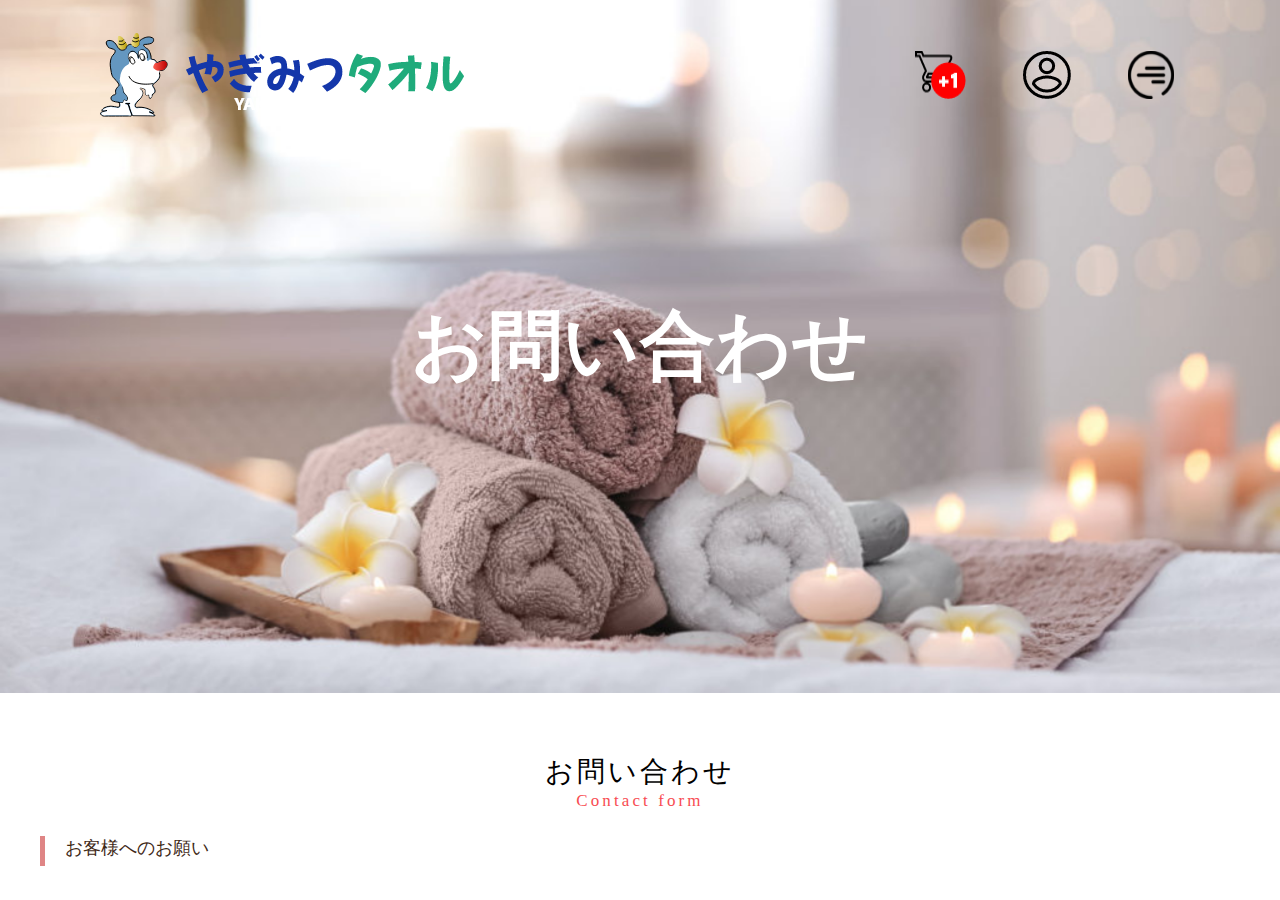
<file: contact.html>
<!DOCTYPE html>
<html lang="en">

<head>
    <meta charset="UTF-8">
    <meta http-equiv="X-UA-Compatible" content="IE=edge">
    <meta name="viewport" content="width=device-width, initial-scale=1.0">
    <link rel="stylesheet" href="./assets/css/contact.css">
    <title>Document</title>
</head>

<body>
    <!-- nav -->
    <nav>
        <img src="./assets/img/logo.png">
        <div class="nav-icon">
            <img src="./assets/img/basket.png">
            <img src="./assets/img/ic_account_circle_24px.png">
            <img src="./assets/img/Untitled-1.png">
        </div>
    </nav>
    <!-- top -->
    <header>
        <div class="header-backgruond">
            <div class="header-title font">お問い合わせ</div>
        </div>
        <div class="header-text font-a">お問い合わせ</div>
        <div class="header-text-main font-b">Contact form</div>
        <div class="container">
            <div class="header-text-bottom font-d">
                <div></div>
                <a>お客様へのお願い</a>
            </div>
        </div>
    </header>
    <!-- section -->
    <!-- <section>
        <div class="container">
            <div class="section-top-title font-c">
                商品のお問い合わせは、お買い上げ日、お買い上げ店舗、商品番号、サイズ、色のご記載をお願いいたします。<br>
                お客さまのご利用環境、また迷惑メール対策等の設定により、お返事が届かない場合がございます。<br>
                『 @nishimatsuyachain.co.jp 』からのメール受信が可能な設定にドメイン指定の解除や許可をお願いいたします。<br>
                営業メールにつきましては、ご返信必要を選択されましても、ご返信できない場合がございます。
            </div>
            <div class="section-head-title font-b">
                アプリに関する「よくあるご質問」は
                <span>こちら</span>
            </div>
            <div class="section-body-title font-d">
                お問い合わせ内容
            </div>
            <div class="section-input">
                <div class="section-input-one">
                    <span>お名前</span>
                    <span class="btn">必須</span>
                    <input type="text">
                </div>
                <div class="section-input-one">
                    <span class="ml">郵便番号</span>
                    <input type="text">
                </div>
                <div class="section-input-one">
                    <span class="ml">都道府県</span>
                    <input type="text">
                </div>
                <div class="section-input-one">
                    <span class="ml">市町村番地</span>
                    <input type="text">
                </div>
                <div class="section-input-one">
                    <span class="ml">ビル・マンション名</span>
                    <input type="text">
                </div>
                <div class="section-input-one">
                    <span>電話番号</span>
                    <span class="btn">必須</span>
                    <input type="text">
                </div>
                <div class="section-input-one">
                    <span>メールアドレス</span>
                    <span class="btn">必須</span>
                    <input type="text">
                </div>
                <div class="section-input-two">
                    <div>
                        <span>メールアドレス</span>
                        <span class="btn">必須</span>
                    </div>
                    <input type="text">
                </div>
            </div>
            <div class="sectio-bottom-title font-c">
                ご記入いただいた個人情報はプライバシーポリシーに基づき管理いたします。
            </div>
            <div class="sectio-bottom-title font-c flex mb-36">
                <div class="rect"></div>
                個人情報の取り扱いに同意する
            </div>
            <div class="section-bottom-btn">
                <span class="bottom-btn">確認</span>
            </div>
            <div class="section-bottom-title">
                <div class="container">
                    <div class="section-title">
                        <div class="section-font">会社案内</div>
                        <div class="section-font-m">八木満タオル株式会社<br></h4>
                            <p>
                                タオルを作り続けて61年、日本一のタオル生産地『愛媛県今治市』より<br>
                                　 自社で作った国産タオルをお届けしております。<br>
                                品質・価格ともご満足頂けるよう、『お客様を第一に』日々努力しております。<br>
                                代表取締役　八木 宗一郎
                            </p>
                        </div>
                        <div class="row">
                            <div class="map">
                                <img src="./assets/img/2023-04-01_203755.png" alt="">
                            </div>
                            <div class="company-img">
                                <img src="./assets/img/NoPath - Copy (6).png" alt="">
                            </div>
                        </div>
                        <div class="section-footer">
                            <p>
                                〒794-0084　愛媛県今治市延喜甲228-1 <br>
                                TEL：0898-22-5155　 <br>
                                FAX：0898-22-5336　 <br>
                                IP-Phone：050-3458-9760 <br>
                                営業時間：9時～17時　　休日：土・日・祝 <br>
                                ※こちらのホームページからのご注文受付は、年中無休で24時間承っております。<br>
                                ※営業時間外の受付の場合、商品の発送・お問い合わせへの返信メールは翌営業日となります。<br>
                            </p>
                        </div>
                        <div class="section-btn">
                            <span>お問い合わせ</span>
                        </div>
                    </div>
                </div>
            </div>
        </div>
    </section> -->
    <!-- footer -->
    <!-- <footer>
        <div class="container-a">
            <div class="footer-top">
                <img src="./assets/img/logo.png">
                <div class="font">
                    <div>会社概要</div>
                    <div>商品一覧</div>
                    <div>お問い合わせ</div>
                </div>
            </div>
            <div class="footer-section">
                <div>送料・返品交換・支払方法・個人情報</div>
                <input type="text">
            </div>
            <div class="footer-section-link">
                <div>口コミ・評価</div>
                <div class="icon">
                    <img src="./assets/img/icons8-facebook-240.png">
                    <img src="./assets/img/icons8-twitter-circled.png">
                    <img src="./assets/img/icons8-pinterest (1).png">
                    <img src="./assets/img/Group 132.png">
                    <img src="./assets/img/Group 133.png">
                </div>
            </div>
            <div class="footer-section-tel">
                <div>
                    <img src="./assets/img/ic_place_24px.png">
                    <span>〒794-0084　愛媛県今治市延喜甲228-1</span>
                </div>
                <div>
                    <img src="./assets/img/ic_settings_phone_24px.png">
                    <span>TEL：0898-22-5155</span>
                </div>
                <div>
                    <img src="./assets/img/ic_tablet_android_24px.png">
                    <span>IP-Phone：050-3458-9760</span>
                </div>
            </div>
        </div>
        <div class="footer-bar">Copyright @ Yagimitsu.com</div>
    </footer> -->
</body>

</html>
</file>
<file: assets/css/main.css>
* {
    box-sizing: border-box;
}
body{
    margin: 0;
    padding: 0;
}
.container-a {
    max-width: 1200px;
    width: 100%;
    margin-inline: auto;
}
.font-lg{
    color: #3E2816;
    font-family: Mochiy Pop One;
    font-size: 28px;
    letter-spacing: 310%;
    text-align: center;
}
.font-sm{
    color: #F84C52;
    font-family: Segoe Print;
    font-size: 16px;
    letter-spacing: 310%;
}
.header{
    background-image: url('../img/mainvisual.png');
    background-position: center;
    background-size: cover;
    background-repeat: no-repeat;
    width: 100%;
    height: 100vh;
}
.header-top{
    width: 100%;
    position: fixed;
    display: flex;
    justify-content: space-between;
    padding-top : 33px;
    align-items: center;
    z-index: 1;
}
.header-top > img{
    padding-left: 100px;
}
.header-top .left-icon{
    padding-right: 106px;
}
.header-top .left-icon > img{
    padding-left: 57px;
}

/* section */
.section{
    width: 100%;
    padding-top: 30px;
}
/* section-top */
.section-top{
    padding: 20px 142px 37px 65px;
    margin-bottom: 51px;
    display: flex;
    border: 3px solid #707070 ;
    border-radius: 10px;
    justify-content: space-between;
    align-items: center;
    font-family: Malgun Gothic;
    font-size: 40px;
    font-weight: bold;
    color: #E23636;  
}
/* section-body */
.section-body{
    width: 100%;
}
/* section-first */
.section-body .first{
    background-color: #FCFDED;
    padding-top: 62px;
    padding-bottom: 81px;
}
.first .font-sm{
    text-align: center;
    margin-bottom: 23px;
}
.first .section-img{
    display: flex;
    justify-content: space-between;
    margin-bottom: 90px;
}
.section-img .left{
    position: relative;
    display: flex;
}
.put-img1{
    top: 165px;
    left: 38px;
    position: absolute;
}
.section-img .right{
    position: relative;
    display: flex;
}
.put-img2{
    top: 165px;
    left: 38px;
    position: absolute;
}
.first .section-img2{
    border: 3px solid #707070;
    border-radius: 25px;
    padding-top: 74px;
    padding-bottom: 52px;
    background-color: #ffffff;
}
.section-img2 .font{
    text-align: center;
    font-size: 28px;
    font-weight: bold;
    color: #3E2816;
    font-family: Malgun Gothic;
    margin-bottom: 96px;
}
.section-img2 .top{
    display: flex;
    justify-content: space-between;
    padding: 0px 100px 56px;
}
.section-img2 .bottom{
    display: flex;
    justify-content: space-between;
    padding: 0px 100px 0px;
}
/* section second */
.second{
    width: 100%;
    padding-top: 108px;
    padding-bottom: 100px;
}
.second .font-a{
    font-family: Malgun Gothic;
    font-weight: bold;
    font-size: 28px;
    color: #3E2816;
    line-height: 37px;
}
.second .font-b{
    font-family: Segoe Print;
    font-weight: bold;
    font-size: 16px;
    color: #F84C52;
    line-height: 28px;
    margin-bottom: 36px;
}
.second .section-img-top{
    display: flex;
    justify-content: space-between;
}
.second .section-img-middle{
    display: flex;
    justify-content: space-between;
    margin-bottom: 78px;
}
.font-c{
    font-family: Malgun Gothic;
    font-weight: bold;
    font-size: 28px;
    color: #3E2816;
    line-height: 28px;
}
.font-d{
    font-family: Segoe Print;
    font-weight: bold;
    font-size: 16px;
    color: #F84C52;
    line-height: 28px;
    margin-bottom: 36px;
}
.second .section-img-bottom{
    display: flex;
    justify-content: space-between;
}
.second .section-img-bottom img{
    width: 385px;
    height: 336px;
}
/* section third */
.third{
    width: 100%;
    padding-top: 149px;
    padding-bottom: 143px;
    background-color: #FCFDED;
}
.third .font-b{
    font-family: Segoe Print;
    font-weight: bold;
    font-size: 16px;
    color: #F84C52;
    line-height: 23px;
    margin-bottom: 21px;
}
.third .top{
    border: 1px solid #707070;
    border-radius: 20px;
    background-color: #ffffff;
    margin-bottom: 56px;
    display: flex;
}
.third .top .top-right{
    margin: auto;
}
.third .top .top-right .title{
    padding-bottom: 73px;
}
.top-right .btn{
    margin-left: 100px;
}
.third .font-sm{
    text-align: center;
    margin-bottom: 47px;
}
.third .section-img1{
    display: flex;
    overflow-x: hidden;
}
.third .section-img1 img{
    width: 385px;
    height: 336px;
    padding-right: 38px;
}
.third .one .font{
    padding: 22px 54px 0px 37px;
}
.font .lg{
    font-family: Malgun Gothic;
    font-size: 17px;
    font-weight: bold;
    line-height: 23px;
    color: #3E2816;
}
.font .sm{
    font-family: Malgun Gothic;
    font-size: 14px;
    font-weight: bold;
    line-height: 18px;
    color: #3E2816;
}

/* section forth */
.forth{
    width: 100%;
    padding-top: 202px;
    padding-bottom: 40px;
}
.forth .font-d{
    margin-bottom: 90px;
}
.forth .card {
    display: flex;
    position: relative;
    width: 100%;
}
.forth .one .card img{
    top: -40px;
    position: absolute;
}

.font-r{
    font-family: Malgun Gothic;
    font-size: 18px;
    font-weight: bold;
    line-height: 24px;
    color: #3E2816;
    padding-bottom: 27px;
}
.font-s{
    font-family: Malgun Gothic;
    font-size: 14px;
    font-weight: bold;
    line-height: 18px;
    color: #3E2816;
}
.card .font{
    position: absolute;
    padding: 33.4px 46px 46.3px 34.3px;
}
.forth .section-img {
    display: flex;
    justify-content: space-between;
    padding-bottom: 298px;
}

/* sectin five */
.five{
    padding-top: 38px;
    padding-bottom: 83px;
    width: 100%;
    background-color: #FCFDED;
}
.five .font-sm{
    margin-bottom: 60px;
}
.five .section-img{
    margin-bottom: 160px;
}
.five .section-img-m{
    text-align: center;
    margin-bottom: 123px;
}
.section-img-b{
    display: flex;
    justify-content: space-between;
}
.section-img-b .font-right{
    font-size: 16px;
    font-family: Malgun Gothic;
    color: #585656;
    line-height: 23px;
}
.section-img-b .one{
    text-align: center;
    border-radius: 20px;
    background-color: #ffffff;
    border: 1px solid #707070;
    padding-bottom: 57.8px;
}
.five .font-right{
    font-family: Malgun Gothic;
    font-size: 16px;
    color: #585656;
    line-height: 23px;
    align-items: center;
    padding-bottom: 63.2px;
}
.pb{
    padding-bottom: 86.2px !important;
}
.section-img-b .one > img{
    padding-bottom: 79px;
}

.btn{
    border: 1px solid #707070;
    padding:15px 32.7px;
    border-radius: 29px;
    align-items: center;
    
}
/*  section six  */
.six{
    width: 100%;
    padding-top: 87px;
    padding-bottom: 116px;
}
.six .font-sm{
    padding-bottom: 90.5px;
    border-bottom: 1px solid #707070;
}
.col{
    padding-top: 46.5px;
    padding-bottom: 53.5px;
}
.line {
    border-bottom: 1px solid #707070;
}
.six-btn{
    background-color: #FBB5B5;
    padding:9.5px 55.5px;
    border-radius: 29px;
}
.six-f-btn{
    padding:9.5px 55.5px;
    border-radius: 29px;
}
.c-1{
    border: 2px solid #85A5C6;
    color: #85A5C6;
}
.c-2{
    border: 2px solid #FBB5B5;
    color: #FBB5B5;
}
.c-3{
    border: 2px solid #CCA64D;
    color: #CCA64D;
}
.sec .six-btn{
    background-color: #CCA64D;
}
.thi .six-btn{
    background-color: #85A5C6;
}
.fou .six-btn{
    background-color: #85A5C6;
}
.six .date{
    padding-left: 51px;
    padding-right: 81px;
}
.six-footer{
    display: flex;
    padding-top: 64.5px;
    padding-left: 191px;
    align-items: center;
}
.six-footer-one{
    padding-right: 79px;
}
/* section seven */
.seven{
    width: 100%;
    padding-top: 102px;
    padding-bottom: 78px;
    background-color: #FCFDED;
}
.seven-section-top{
    display: flex;
    justify-content: space-between;
    margin-bottom: 56px;
}

/* section eight */
.eight{
    width: 100%;
    padding-top: 100px;
    padding-bottom: 120px;
}
.section-title {
    text-align: center;
    margin-bottom: 20px;
    font-family: Mochiy Pop One;
}
.eight .section-font{
    font-size: 28px;
    line-height: 84px;
    letter-spacing: 300%;
}
.section-font-m{
    font-size: 16px;
}
.section-title p {
    font-size: 14px;
    line-height: 29px;
}
.eight .row {
    display: flex;
    justify-content: flex-end;
    align-items: center;
    position: relative;
    margin-bottom: 22px;
}
.eight .row .company-img {
    position: absolute;
    top: 60px;
    left: 0;
}
.eight .section-footer{
    width: 728px;
    padding-top: 33px;
    padding-bottom: 38px;
    border: 8px solid #828282;
    border-radius: 10px;
    text-align: center;
    margin: auto;
    margin-bottom: 60px;
}
.section-footer p{
    font-size: 14px;
    font-family: Malgun Gothic;
    color: #775539;
    line-height: 31px;
}
.section-btn{
    text-align: center;
}
.section-btn span{
    padding: 19px 59px 20px;
    background-color: #DAB28C;
    font-family: Microsoft YaHei UI;
    font-size: 18px;
    line-height: 65px;
    color: #3E2816;
    border-radius: 5px;
}

/* footer */
.footer{
    width: 100%;
    background-color: #6161A7;
    font-family: Microsoft YaHei UI;
    font-size: 30px;
    padding-top: 135px;
    padding-bottom: 191.2px;
    position: relative;
    color: #ffffff;
}
.container-b{
    max-width: 1440px;
    width: 100%;
    margin-inline: auto;
}
.footer-top{
    display: flex;
    align-items: center;
    justify-content: space-between;
    margin-bottom: 16.9px;
}
.footer .font{
    display: flex;
    line-height: 62px;
}
.footer .font div{
    padding-left: 97px;
}
.footer-section{
    display: flex;
    align-items: center;
    justify-content: space-between;
    margin-bottom: 39px;
}
.footer-section input{
    width: 482px;
    height: 57px;
    font-size: 30px;
}
.footer-section-link{
    display: flex;
    align-items: center;
    justify-content: space-between;
    margin-bottom: 25px;
}
.footer-section-link .icon img{
    padding-left: 56px;
}
.footer-section-tel{
    display: flex;
    justify-content: space-between;
}
.footer-section-tel div{
    align-items: center;
    display: flex;
}
.footer-section-tel img{
    padding-right: 5.4px;
}
.footer-bar{
    top: 515px;
    position: absolute;
    text-align: center;
    width: 100%;
    padding: 35px 75.9px 34px;
    background-color: #3D3D3D;
    line-height: 1.6;
}
</file>
<file: assets/css/contact.css>
* {
    box-sizing: inherit;
}
body{
    margin: 0;
    padding: 0;
    width: 100%;
}
.font{
    font-family: Microsoft YaHei UI;
    font-weight: bold;
}
.font-a{
    font-family: Mochiy Pop One;
    font-size: 28px;
    letter-spacing: 3.1px;
    text-align: center;
}
.font-b{
    font-family: Segoe Print;
    font-size: 17px;
    color: #F84C52;
    letter-spacing: 3.1px;
}
.font-c{
    font-size: 16px;
    font-family: Malgun Gothic;
    color: #3E2816;
}
.font-d{
    font-family: Mochiy Pop One;
    font-size: 18px;
    color: #3E2816;
}
.btn{
    padding: 4px 6px;
    background-color: #F56464;
    font-family: Malgun Gothic;
    font-size: 11px !important;
    border-radius: 5px;
    color: #FFFFFF;
}
.ml{
    margin-right: 60px;
}
.flex{
    display: flex;
    justify-content: center;
    align-items: center;
}
.container{
    max-width: 1200px;
    width: 100%;
    margin-inline: auto;
}
.container-a{
    max-width: 1440px;
    width: 100%;
    margin-inline: auto;
}
.mb-36{
    margin-bottom: 36px;
}
/* nav */
nav{
    width: 100%;
    padding-top: 33px;
    display: flex;
    align-items: center;
    justify-content: space-between;
    position: fixed;
}
nav > img{
    padding-left: 100px;
}
.nav-icon{
    display: flex;
    padding-right: 106px;
}
.nav-icon > img{
    padding-left: 57px;
}

/* responsive */
@media(max-width: 768px){
    .container{
        max-width : 768px;
    }
    .container-a{
        max-width: 768px;
    }
    .nav{
        padding-left: 36.4px;
    }
    nav > img{
        width: 205.1px;
        padding-left: 36.4px;
    }
    .nav-icon{
        padding-right: 38px;
    }
    .nav-icon > img{
        width: 25.14px;
        padding-left: 28.8px;
    }
}
@media(max-width: 320px){
    .container{
        max-width : 320px;
    }
    .container-a{
        max-width: 320px;
    }
    .nav{
        padding-left: 18.2px;
    }
    nav > img{
        width: 102.55px;
        padding-left: 18.2px;
    }
    .nav-icon{
        padding-right: 19px;
    }
    .nav-icon > img{
        width: 16.76px;
        padding-left: 19.2px;
    }
}
/* header */

.header-backgruond{
    width: 100%;
    height: 77vh;
    background-image: url("../img/contact/shutterstock_1116897128-1024x701.png");
    background-position: bottom;
    background-size: cover;
    background-repeat: no-repeat;
    display: flex;
}
.header-title{
    font-size: 75px;
    color: #FFFFFF;
    margin: auto;
}
.header-text{
    padding-top: 60px;
}
.header-text-main{
    text-align: center;
    margin-bottom: 25px;
}
.header-text-bottom{
    display: flex;
    margin-bottom: 26px;
}
.header-text-bottom div{
    width: 5px;
    height: 30px;
    background-color: #DF8585;
    margin-right: 20px;
}

/* section */

/* .sectiopn{
    width: 100%;
}
.section-top-title{
    padding-left: 25px;
    margin-bottom: 30px;
}
.section-head-title{
    padding-left: 16px;
    display: flex;
}
.section-head-title span{
    padding-left: 77px;
    color: #3A6CCF;
    margin-bottom: 37px;
}
.section-body-title{
    padding: 17px 1007px 14px 23px;
    background-color: #EFE4D1;
}
.section-input{
    padding-top: 36px;
    padding-bottom: 30px;
}
.section-input-one{
    display: flex;
    justify-content: flex-end;
    align-items: center;
    padding-bottom: 11px;
    margin-right: 304px;
}
.section-input-one input{
    width: 319px;
    font-size: 28px;
    margin-left: 20px;
}
.section-input-two{
    display: flex;
    justify-content: flex-end;
    margin-right: 304px;
}
.section-input-one span{
    margin-left: 26px;
}
.section-input-two input{
    width: 319px;
    font-size: 67px;
    margin-left: 20px;
}
.section-input-two span{
    margin-left: 26px;
}
.sectio-bottom-title{
    text-align: center;
    letter-spacing: 3.1px;
    margin-bottom: 30px;
}
.sectio-bottom-title .rect{
    width: 15px;
    height: 15px;
    border: 1px solid #707070;
    margin-right: 11px;
}
.section-bottom-btn{
    text-align: center;
    margin-bottom: 58px;
}
.bottom-btn{
    padding: 12px 77px 12px 78px;
    border: 1px solid #707070;
    border-radius: 34px;
} */

/* section-bottom-title */

/* .section-bottom-title{
    width: 100%;
    padding-bottom: 120px;
}
.section-title {
    text-align: center;
    margin-bottom: 20px;
    font-family: Mochiy Pop One;
}
.section-bottom-title .section-font{
    font-size: 28px;
    line-height: 84px;
    letter-spacing: 300%;
}
.section-font-m{
    font-size: 16px;
}
.section-title p {
    font-size: 14px;
    line-height: 29px;
}
.section-bottom-title .row {
    display: flex;
    justify-content: flex-end;
    align-items: center;
    position: relative;
    margin-bottom: 22px;
}
.section-bottom-title .row .company-img {
    position: absolute;
    top: 60px;
    left: 0;
}
.section-bottom-title .section-footer{
    width: 728px;
    padding-top: 33px;
    padding-bottom: 38px;
    border: 8px solid #828282;
    border-radius: 10px;
    text-align: center;
    margin: auto;
    margin-bottom: 60px;
}
.section-footer p{
    font-size: 14px;
    font-family: Malgun Gothic;
    color: #775539;
    line-height: 31px;
}
.section-btn{
    text-align: center;
}
.section-btn span{
    padding: 19px 59px 20px;
    background-color: #DAB28C;
    font-family: Microsoft YaHei UI;
    font-size: 18px;
    line-height: 65px;
    color: #3E2816;
    border-radius: 5px;
} */

/* footer */

/* footer{
    width: 100%;
    background-color: #6161A7;
    font-family: Microsoft YaHei UI;
    font-size: 30px;
    padding-top: 135px;
    padding-bottom: 191.2px;
    position: relative;
    color: #ffffff;
}
.container-b{
    max-width: 1440px;
    width: 100%;
    margin-inline: auto;
}
.footer-top{
    display: flex;
    align-items: center;
    justify-content: space-between;
    margin-bottom: 16.9px;
}
footer .font{
    display: flex;
    line-height: 62px;
}
footer .font div{
    padding-left: 97px;
}
.footer-section{
    display: flex;
    align-items: center;
    justify-content: space-between;
    margin-bottom: 39px;
}
.footer-section input{
    width: 482px;
    font-size: 57px;
}
.footer-section-link{
    display: flex;
    align-items: center;
    justify-content: space-between;
    margin-bottom: 25px;
}
.footer-section-link .icon img{
    padding-left: 56px;
}
.footer-section-tel{
    display: flex;
    justify-content: space-between;
}
.footer-section-tel div{
    align-items: center;
    display: flex;
}
.footer-section-tel img{
    padding-right: 5.4px;
}
.footer-bar{
    top: 530px;
    position: absolute;
    text-align: center;
    width: 100%;
    padding: 35px 0px 34px;
    background-color: #3D3D3D;
    line-height: 1.6;
} */
</file>
